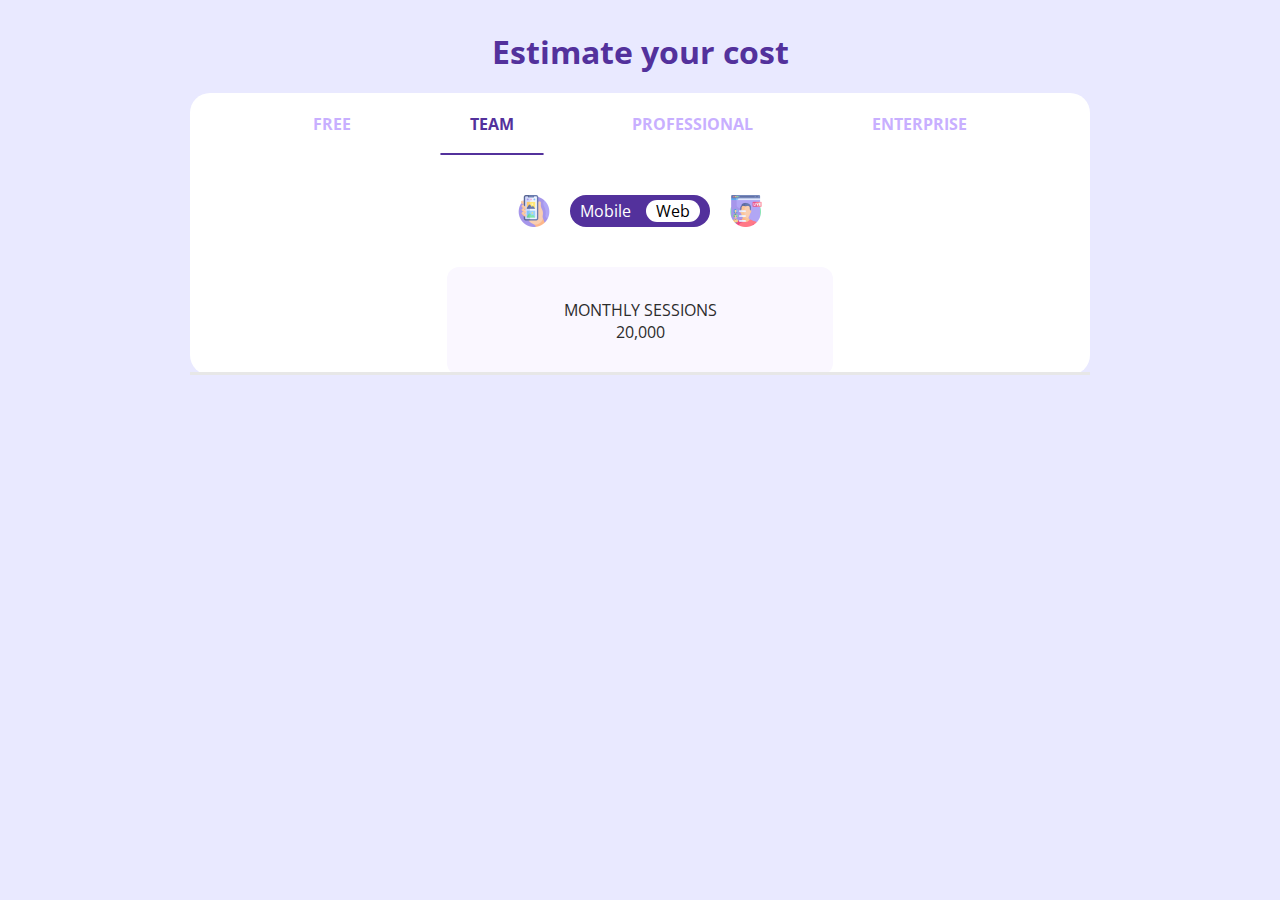
<file: Cost Estimator Project/index.html>
<!doctype html>
<html>
  <head>
    <meta charset="utf-8" />
    <meta http-equiv="X-UA-Compatible" content="IE=edge" />
    <meta name="viewport" content="width=device-width, initial-scale=1" />
    <link rel="preconnect" href="https://fonts.googleapis.com" />
    <link rel="preconnect" href="https://fonts.gstatic.com" crossorigin />
    <link
      href="https://fonts.googleapis.com/css2?family=Open+Sans:ital,wght@0,300..800;1,300..800&display=swap"
      rel="stylesheet"
    />
    <link rel="stylesheet" type="text/css" href="index.css" />
    <title>Cost Estimator</title>
  </head>
  <body>
    <h1>Estimate your cost</h1>
    <main class="container">
      <ul class="tabs">
        <li class="tab">FREE <span class="underline"></span></li>
        <li class="tab active">TEAM <span class="underline"></span></li>
        <li class="tab">PROFESSIONAL <span class="underline"></span></li>
        <li class="tab">ENTERPRISE <span class="underline"></span></li>
      </ul>
      <div class="line"></div>
      <div class="toggle-container">
        <img src="images/icon1.png" alt="Desktop" />
        <div class="toggle">
          Mobile
          <span>Web</span>
        </div>
        <img src="images/icon2.png" alt="mobile" />
      </div>

      <div class="sessions-card">
        <p>Monthly Sessions</p>
        <p class="numbers">20,000</p>
      </div>
    </main>

    <script src="app.js"></script>
  </body>
</html>
</file>
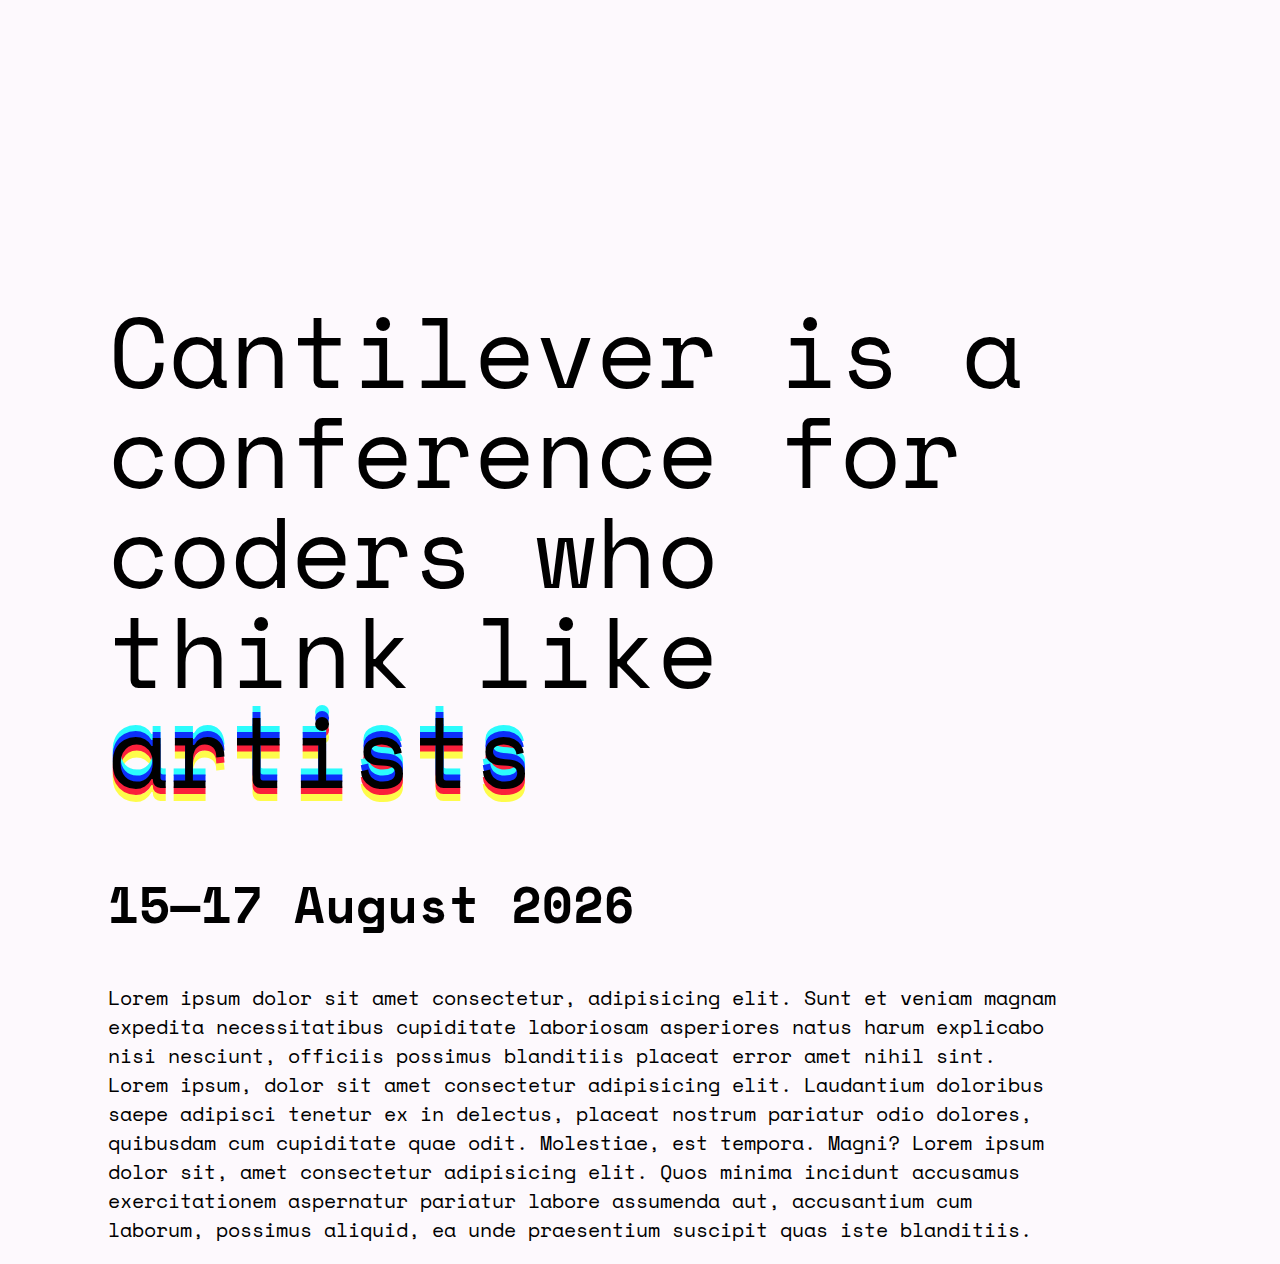
<file: Responsive design/CantileverResponsive/index.html>
<!doctype html>
<html lang="en">
  <head>
    <meta charset="UTF-8" />
    <meta http-equiv="X-UA-Compatible" content="IE=edge" />
    <meta name="viewport" content="width=device-width, initial-scale=1.0" />
    <link rel="preconnect" href="https://fonts.googleapis.com" />
    <link rel="preconnect" href="https://fonts.gstatic.com" crossorigin />
    <link
      href="https://fonts.googleapis.com/css2?family=Space+Mono:wght@400;700&display=swap"
      rel="stylesheet"
    />
    <link rel="stylesheet" href="style.css" />
    <title>Cantilever</title>
  </head>

  <body>
    <div>
      <h1>
        Cantilever is a conference for coders who think like
        <span>artists</span>
      </h1>
      <h2>15—17 August 2026</h2>
      <p>
        Lorem ipsum dolor sit amet consectetur, adipisicing elit. Sunt et veniam
        magnam expedita necessitatibus cupiditate laboriosam asperiores natus
        harum explicabo nisi nesciunt, officiis possimus blanditiis placeat
        error amet nihil sint. Lorem ipsum, dolor sit amet consectetur
        adipisicing elit. Laudantium doloribus saepe adipisci tenetur ex in
        delectus, placeat nostrum pariatur odio dolores, quibusdam cum
        cupiditate quae odit. Molestiae, est tempora. Magni? Lorem ipsum dolor
        sit, amet consectetur adipisicing elit. Quos minima incidunt accusamus
        exercitationem aspernatur pariatur labore assumenda aut, accusantium cum
        laborum, possimus aliquid, ea unde praesentium suscipit quas iste
        blanditiis.
      </p>
    </div>
  </body>
</html>
</file>
<file: Cost Estimator Project/index.css>
* {
  padding: 0;
  margin: 0;
  box-sizing: border-box;
}

body {
  font-family: "Open Sans", sans-serif;
  background-color: rgb(233, 233, 255);
  color: rgb(44, 44, 44);
  padding: 10px;
}

h1 {
  color: rgb(83, 49, 156);
  text-align: center;
  margin: 20px 0;
}

.container {
  background-color: #fff;
  border-radius: 20px;
  max-width: 900px;
  width: 100%;
  margin: 0 auto;
  padding: 0 64px 0 64px;
  position: relative;
  display: flex;
  flex-direction: column;
  align-items: center;
}

.tabs {
  width: 100%;
}

.tabs {
  list-style-type: none;
  display: flex;
  justify-content: space-around;
}

.tab {
  font-weight: bold;
  color: rgba(200, 175, 255);
  text-transform: uppercase;
  padding: 20px 30px;
  cursor: pointer;
}

.tab:hover {
  color: rgb(83, 49, 156);
}

.tabs .active {
  z-index: 1;
  color: rgb(83, 49, 156);
  position: relative;
}

.line {
  height: 3px;
  background-color: rgb(231, 231, 231);
  width: 100%;
  position: absolute;
  bottom: 0px;
  left: 0px;
}

.underline {
  display: inline-block;
  width: 100%;
  border: 1.5px solid rgba(83, 49, 156);
  position: absolute;
  bottom: 0;
  left: 0;
  border-radius: 508px;
}

.toggle-container {
  display: flex;
  flex-direction: row;
  gap: 20px;
  margin: 40px 0;
}

.toggle-container img {
  width: 32px;
  height: auto;
  opacity: 0.7;
}

.toggle {
  padding: 10px;
  display: flex;
  background-color: rgb(83, 49, 156);
  color: #fff;
  height: 32px;
  width: 140px;
  border-radius: 20px;
  align-items: center;
  justify-content: space-between;
  cursor: pointer;
}

.toggle span {
  background-color: #fff;
  color: #000;
  padding: 0 10px;
  border-radius: 15px;
}

.sessions-card {
  background-color: rgb(250, 247, 255);
  text-align: center;
  padding: 32px 0;
  width: 50%;
  border-radius: 12px;
  text-transform: uppercase;
}

.sessions-card p {
}
</file>
<file: Responsive design/CantileverResponsive/style.css>
body {
  font-family: "Space Mono", monospace;
  background-color: #fdf9fd;
}

h1 {
  font-size: 100px;
  line-height: 1;
  font-weight: 400;
}

h2 {
  font-size: 50px;
}
p {
  font-size: 20px;
}

div {
  width: 55%;
  margin-left: 100px;
  margin-top: 300px;
}

span {
  text-shadow:
    0 -6.25px #0c2ffb,
    0 -12.5px #2cfcfd,
    0 6.25px #fb203b,
    0 12.5px #fefc4b;
}

@media only screen and (max-width: 1700px) {
  div {
    width: 75%;
  }
}

@media only screen and (max-width: 1200px) {
  h1 {
    font-size: 70px;
  }
}
@media only screen and (max-width: 800px) {
  div {
    width: 90%;
    margin: 100px auto;
  }
}

@media only screen and (max-width: 650px) {
  h1 {
    font-size: 60px;
  }
  h2 {
    font-size: 40px;
  }
  span {
    text-shadow:
      0 -3.25px #0c2ffb,
      0 -6.5px #2cfcfd,
      0 3.25px #fb203b,
      0 6.5px #fefc4b;
  }
}
</file>
